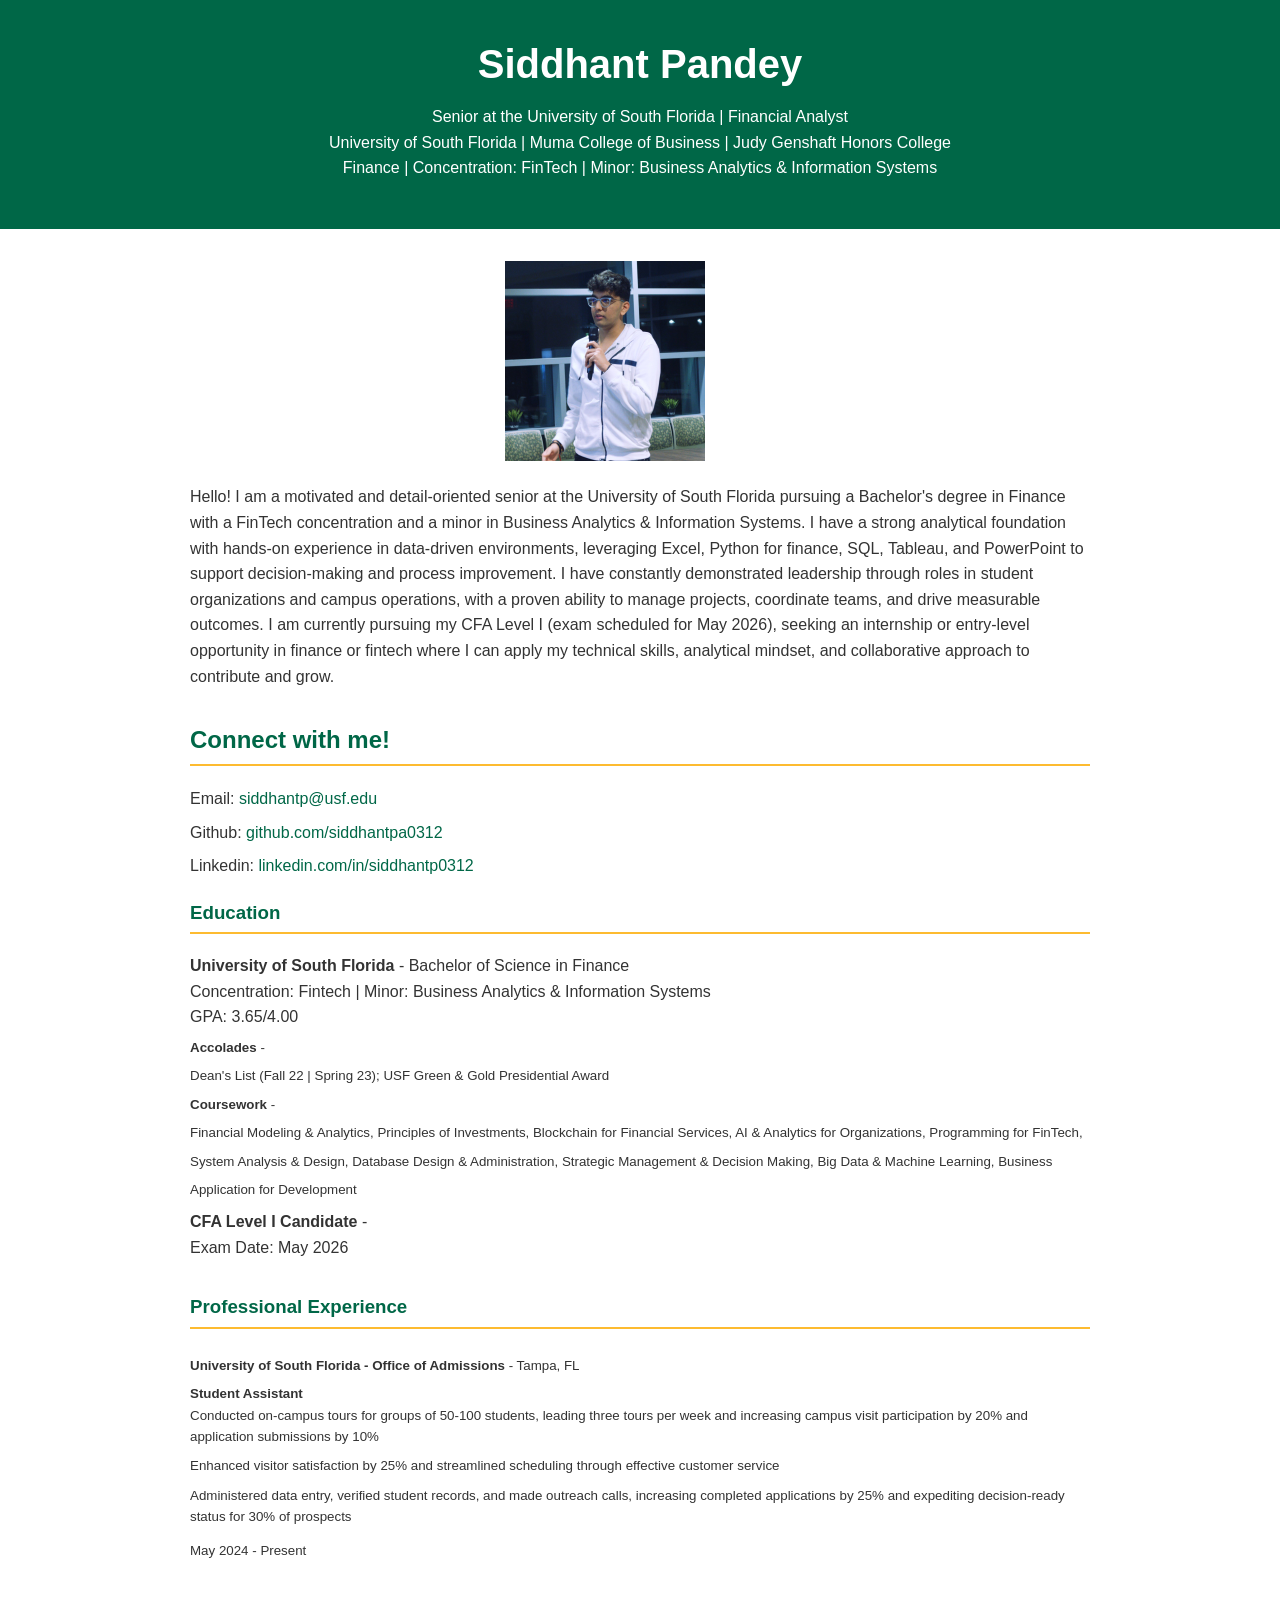
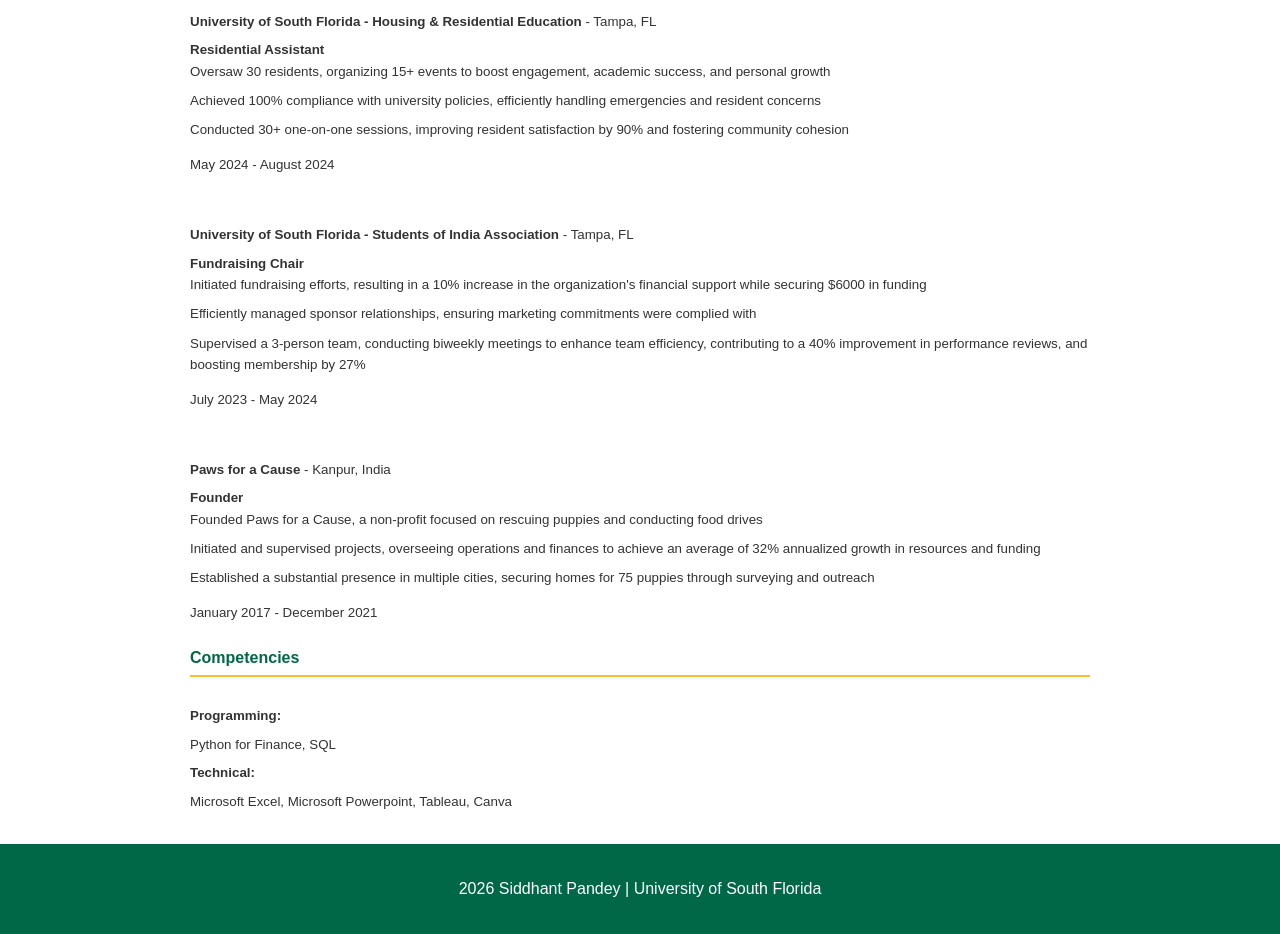
<file: index.html>
<!DOCTYPE html>
<html lang="en">
<head>
    <meta charset="UTF-8">
    <meta name="viewport" content="width=device-width, initial-scale=1.0">
    <title>Portfolio Site - Siddhant Pandey</title>
    <link rel="stylesheet" href="style.css">
</head>
<body>
    <header>
        <h1>Siddhant Pandey</h1>
        <p>Senior at the University of South Florida | Financial Analyst
            <br>
            University of South Florida | Muma College of Business | Judy Genshaft Honors College
            <br>
            Finance | Concentration: FinTech | Minor: Business Analytics & Information Systems
        </p>
    </header>
    <main>
        <section class="Intro">
            <img src="siddhant_pandey.jpg" width="200px" alt="">
            <p>Hello! I am a motivated and detail-oriented senior at the University of South Florida pursuing a Bachelor's degree in Finance with a FinTech concentration and a minor in Business Analytics & Information Systems. 
                I have a strong analytical foundation with hands-on experience in data-driven environments, leveraging Excel, Python for finance, SQL, Tableau, and PowerPoint to support decision-making and process improvement.
                I have constantly demonstrated leadership through roles in student organizations and campus operations, with a proven ability to manage projects, coordinate teams, and drive measurable outcomes. 
                I am currently pursuing my CFA Level I (exam scheduled for May 2026), seeking an internship or entry-level opportunity in finance or fintech where I can apply my technical skills, analytical mindset, and collaborative approach to contribute and grow.
            </p>
            
        </section >
            <h2>Connect with me!</h2>
            <ul> 
                <li>Email: <a href="mailto:siddhantp@usf.edu">siddhantp@usf.edu</a></li>
                <li>Github: <a href="https://github.com/siddhantpa0312" target="_blank">github.com/siddhantpa0312</a></li>
                <li>Linkedin: <a href="www.linkedin.com/in/siddhantp0312" target="_blank">linkedin.com/in/siddhantp0312</a></li>
            </ul>
        <section>
            <h3>Education</h3>
            <ul>
                <li><strong>University of South Florida</strong> - Bachelor of Science in Finance
                    <br>
                    Concentration: Fintech | Minor: Business Analytics & Information Systems
                    <br>
                    GPA: 3.65/4.00
                    <br>
                    <sub><strong>Accolades</strong> -
                    <br>
                    Dean's List (Fall 22 | Spring 23); USF Green & Gold Presidential Award                
                    <br>
                    <strong>Coursework</strong> - 
                    <br>
                    Financial Modeling & Analytics, Principles of Investments, Blockchain for Financial Services, AI & Analytics for Organizations, 
                    Programming for FinTech, System Analysis & Design, Database Design & Administration, Strategic Management & Decision Making, 
                    Big Data & Machine Learning, Business Application for Development
                    </sub>

                </li>
                <li><strong>CFA Level I Candidate</strong> - 
                    <br>
                    Exam Date: May 2026
                
                </li>

            </ul>
        
        </section>
            <h3>Professional Experience</h3>
            <ul>
                <sub>
                    <strong>University of South Florida - Office of Admissions</strong> - Tampa, FL
                    <br>
                    <strong>Student Assistant</strong>
                    <br>
                    <li>Conducted on-campus tours for groups of 50-100 students, leading three tours per week and increasing campus visit participation by 20% and application submissions by 10%

                    </li>
                    <li>Enhanced visitor satisfaction by 25% and streamlined scheduling through effective customer service

                    </li>
                    <li>Administered data entry, verified student records, and made outreach calls, increasing completed applications by
                        25% and expediting decision-ready status for 30% of prospects
                    </li>
                    <p>May 2024 - Present</p>
                <br>

                    <strong>University of South Florida - Housing & Residential Education</strong> - Tampa, FL
                    <br>
                    <strong>Residential Assistant</strong>
                    <br>
                    <li>Oversaw 30 residents, organizing 15+ events to boost engagement, academic success, and personal growth

                    </li>
                    <li>Achieved 100% compliance with university policies, efficiently handling emergencies and resident concerns

                    </li>
                    <li>Conducted 30+ one-on-one sessions, improving resident satisfaction by 90% and fostering community cohesion

                    </li>
                    <p>May 2024 - August 2024</p>
                <br>
                    <strong>University of South Florida - Students of India Association</strong> - Tampa, FL
                    <br>
                    <strong>Fundraising Chair</strong>
                    <br>
                    <li>
                        Initiated fundraising efforts, resulting in a 10% increase in the organization's financial support while securing $6000 in funding
                    </li>
                    <li>Efficiently managed sponsor relationships, ensuring marketing commitments were complied with

                    </li>
                    <li>Supervised a 3-person team, conducting biweekly meetings to enhance team efficiency, contributing to a 40% 
                        improvement in performance reviews, and boosting membership by 27%
                    </li>
                    <p>July 2023 - May 2024</p>
                <br>
                    <strong>Paws for a Cause</strong> - Kanpur, India
                    <br>
                    <strong>Founder</strong>
                    <br>
                    <li>
                        Founded Paws for a Cause, a non-profit focused on rescuing puppies and conducting food drives
                    </li>
                    <li>Initiated and supervised projects, overseeing operations and finances to achieve an average of 32% annualized 
                        growth in resources and funding
                    </li>
                    <li>
                        Established a substantial presence in multiple cities, securing homes for 75 puppies through surveying and outreach
                    </li>
                    <p>January 2017 - December 2021</p>
                </sub>
            </ul>
        <section>
            <h4>Competencies</h4>
            <ul>
                <sub>
                    <strong>Programming:</strong>
                    <br>
                    Python for Finance, SQL
                    <br>
                    <strong> Technical:   </strong>
                    <br>
                    Microsoft Excel, Microsoft Powerpoint, Tableau, Canva
                </sub>
            </ul>
        </section>
    </main>
    <footer>
        <p>2026 Siddhant Pandey | University of South Florida</p>
    </footer>
</body>
</html>
</file>
<file: style.css>
:root {
    --usf-green: #006747;
    --usf-gold: #FDBB30;
    --white: #FFFFFF;
    --text-dark: #333333;
    --link-hover: #FDBB30;
  }
  
  body {
    font-family: 'Segoe UI', Tahoma, sans-serif;
    margin: 0;
    padding: 0;
    background-color: var(--white);
    color: var(--text-dark);
    line-height: 1.6;
  }
  
  header {
    background-color: var(--usf-green);
    color: var(--white);
    padding: 2rem;
    text-align: center;
  }
  
  header h1 {
    margin: 0;
    font-size: 2.5rem;
  }
  
  header p {
    font-size: 1rem;
    margin-top: 0.5rem;
  }
  
  main {
    max-width: 900px;
    margin: 2rem auto;
    padding: 0 1.5rem;
  }
  
  section {
    margin-bottom: 2rem;
  }
  
  h2 {
    color: var(--usf-green);
    border-bottom: 2px solid var(--usf-gold);
    padding-bottom: 0.3rem;
  }

  h3 {
    color: var(--usf-green);
    border-bottom: 2px solid var(--usf-gold);
    padding-bottom: 0.3rem;
  }
  
  h4 {
    color: var(--usf-green);
    border-bottom: 2px solid var(--usf-gold);
    padding-bottom: 0.3rem;
  }
  
  ul {
    list-style-type: none;
    padding-left: 0;
  }
  
  ul li {
    margin-bottom: 0.5rem;
  }
  
  a {
    color: var(--usf-green);
    text-decoration: none;
  }
  
  a:hover {
    color: var(--link-hover);
    text-decoration: underline;
  }
  
  footer {
    background-color: var(--usf-green);
    color: var(--white);
    text-align: center;
    padding: 1rem;
    margin-top: 2rem;
  }
  
  .contact-info li {
    margin-bottom: 0.25rem;
  }

  img{
    margin-left: 35%;
    margin-right: 35%;
  }
</file>
